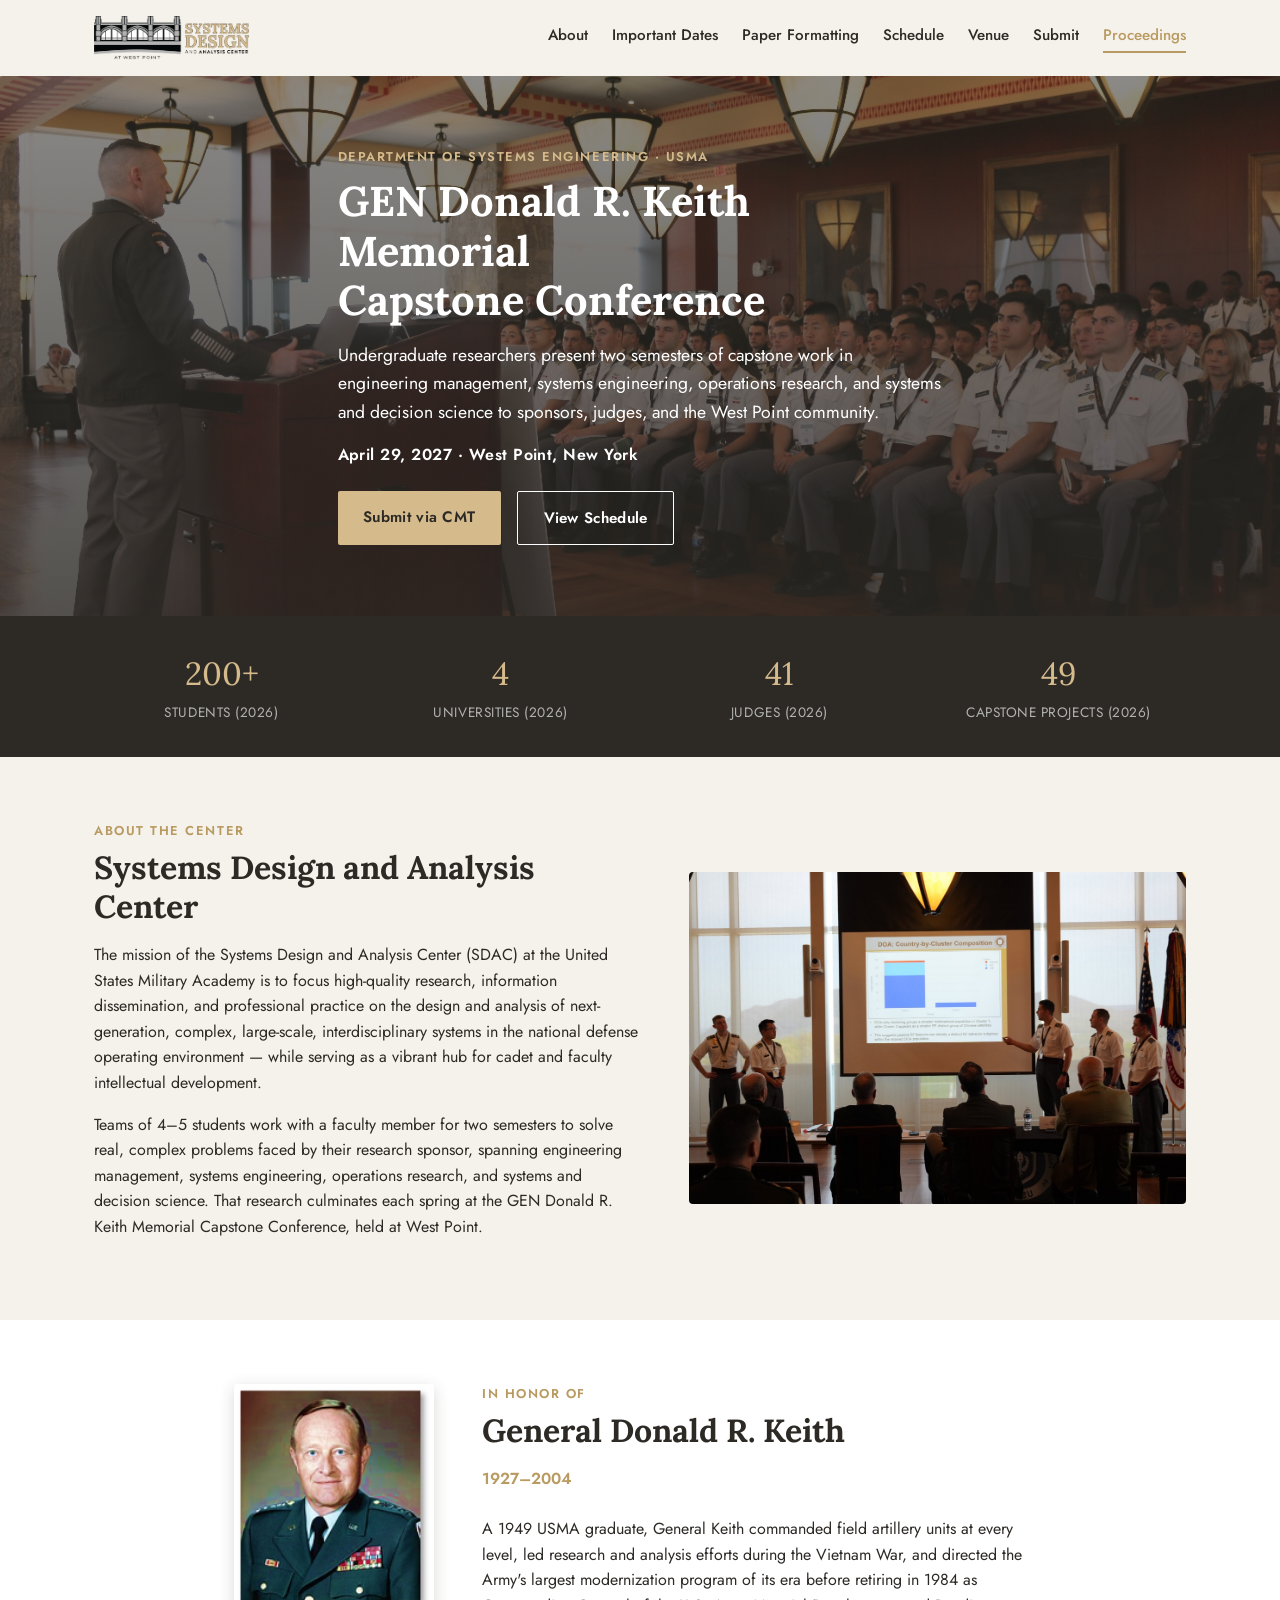
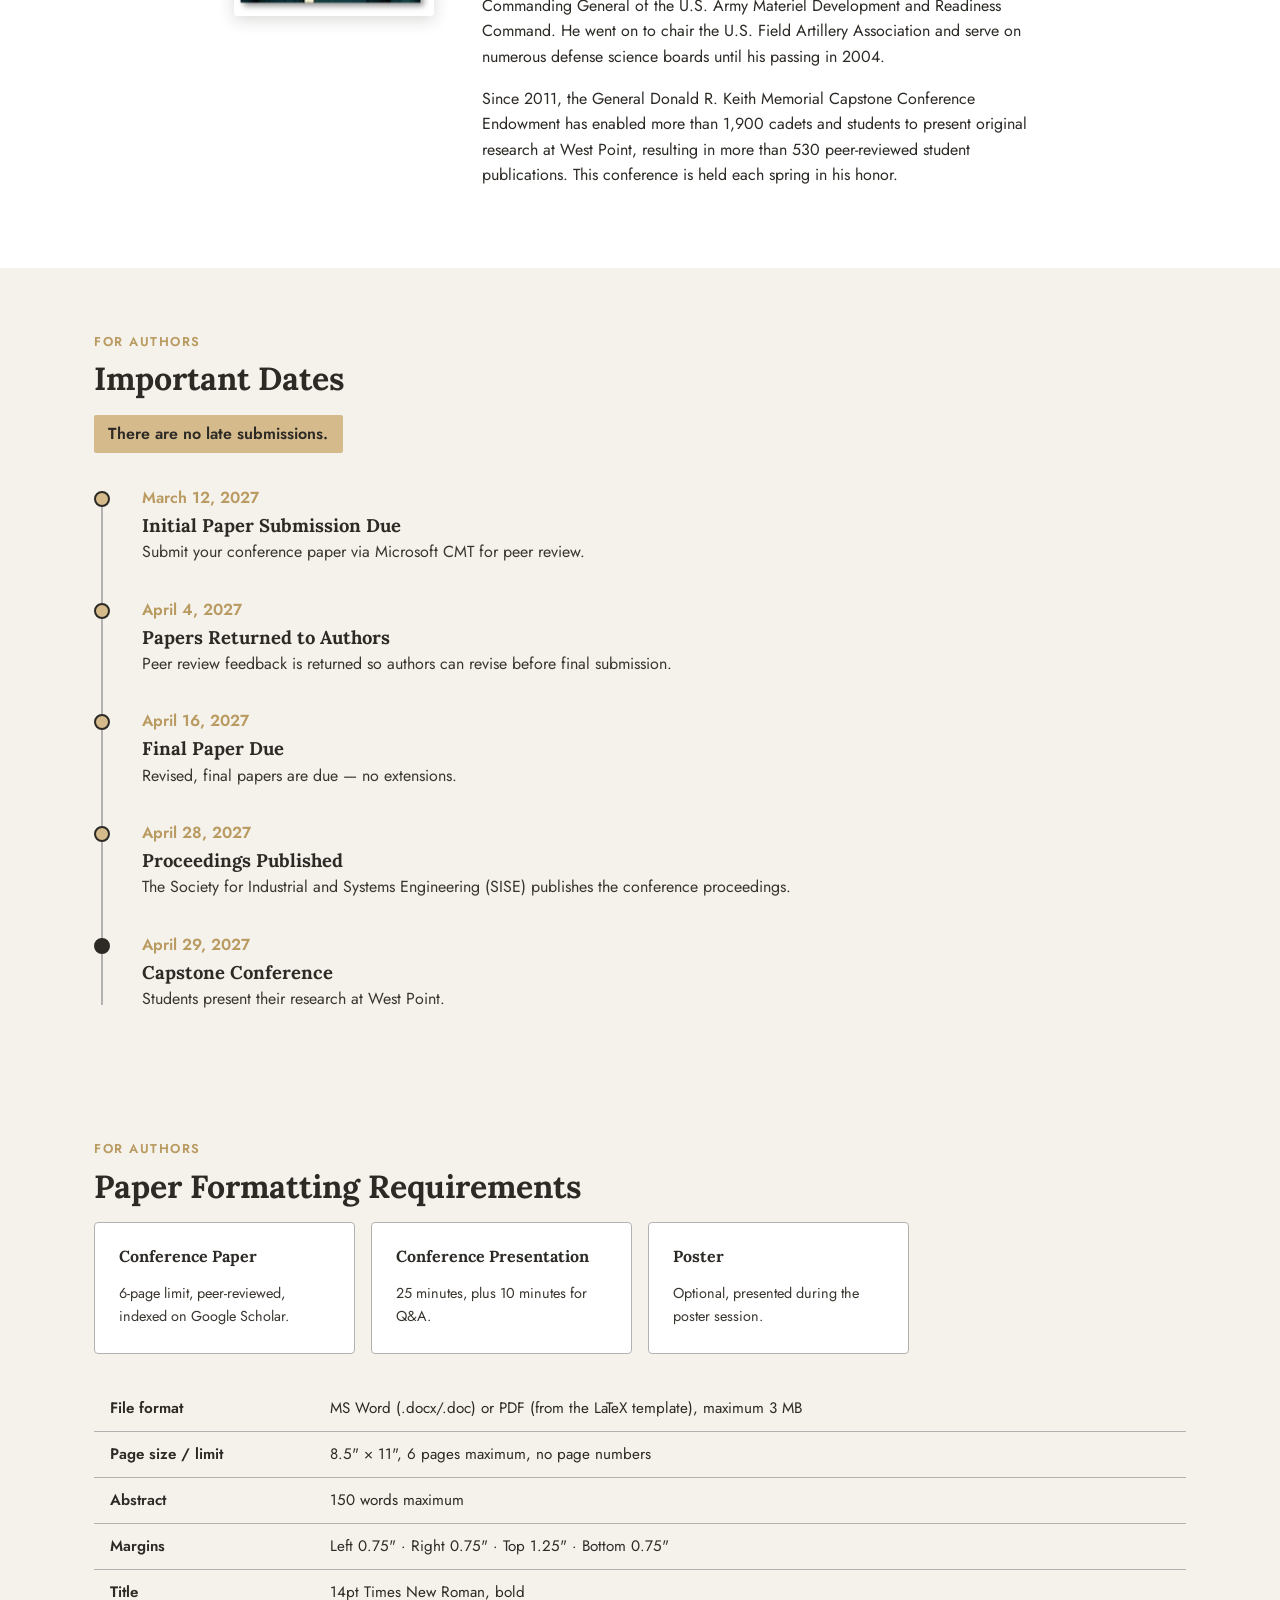
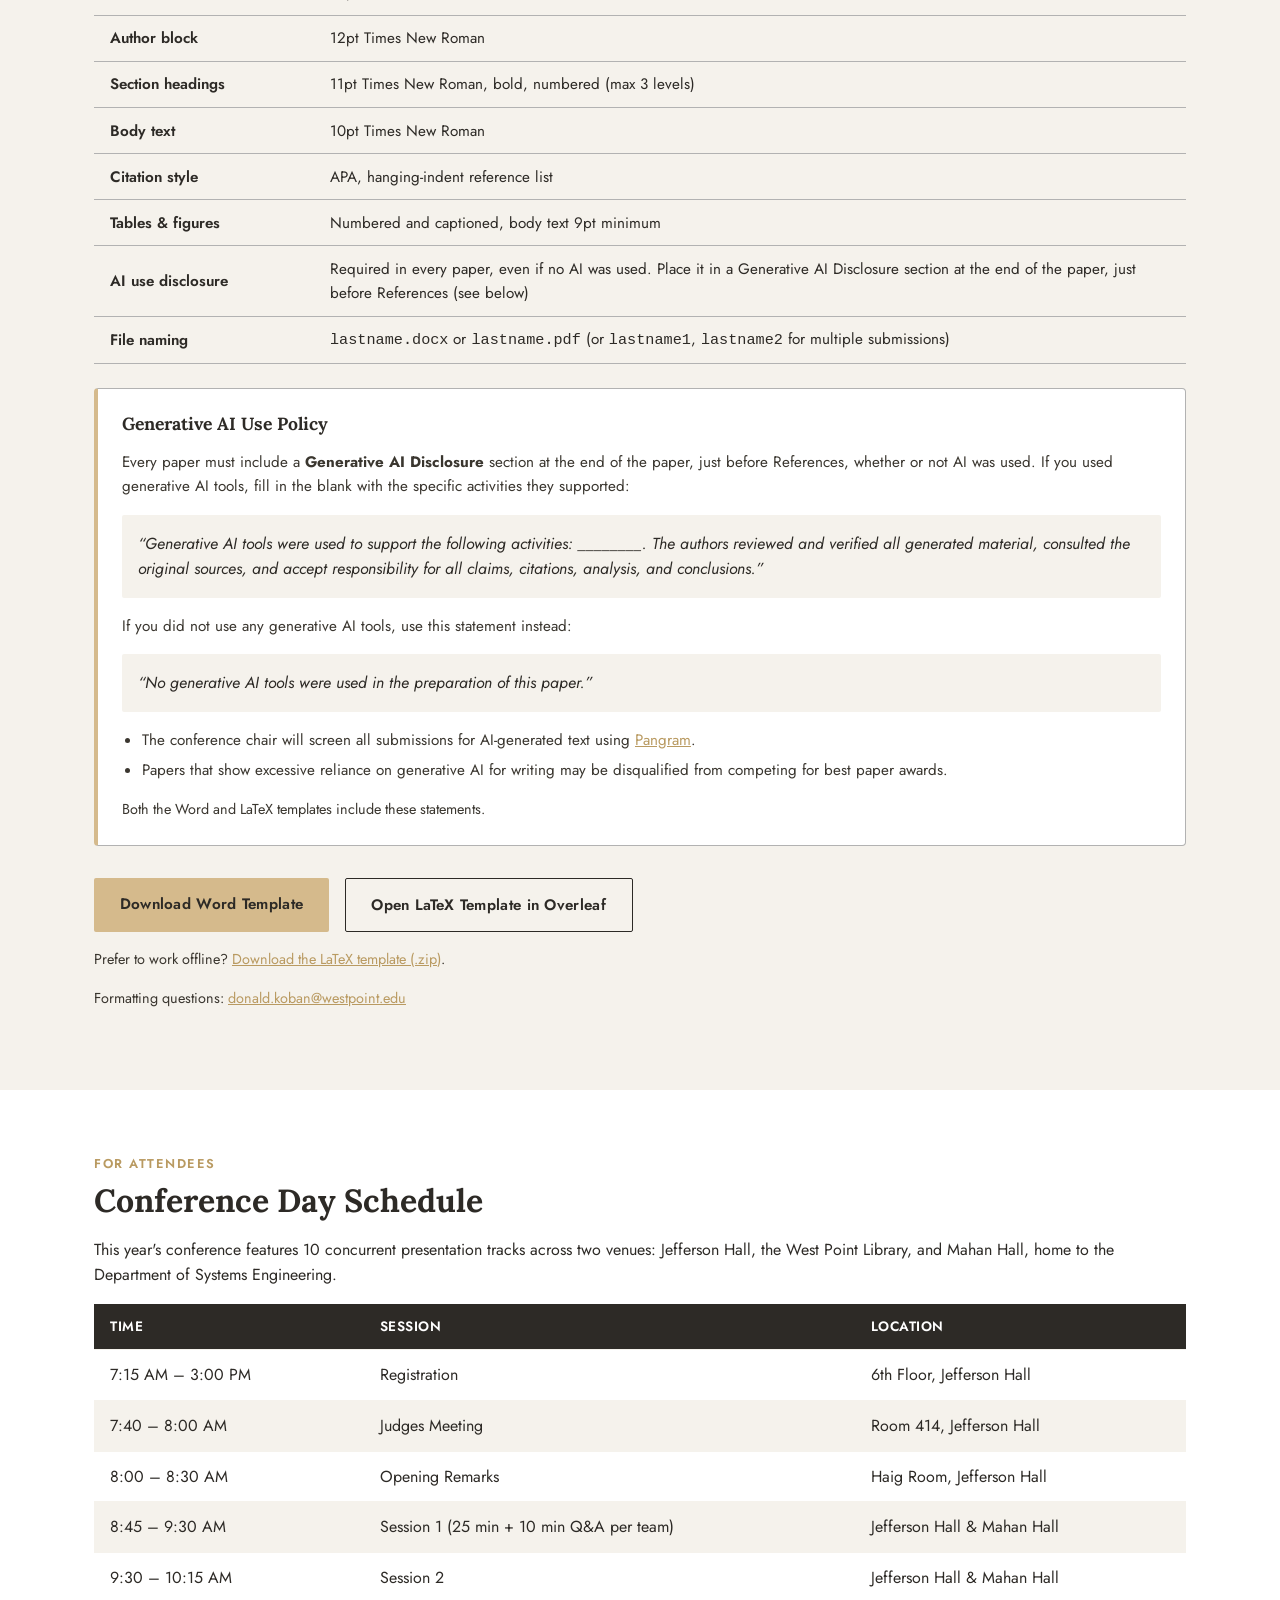
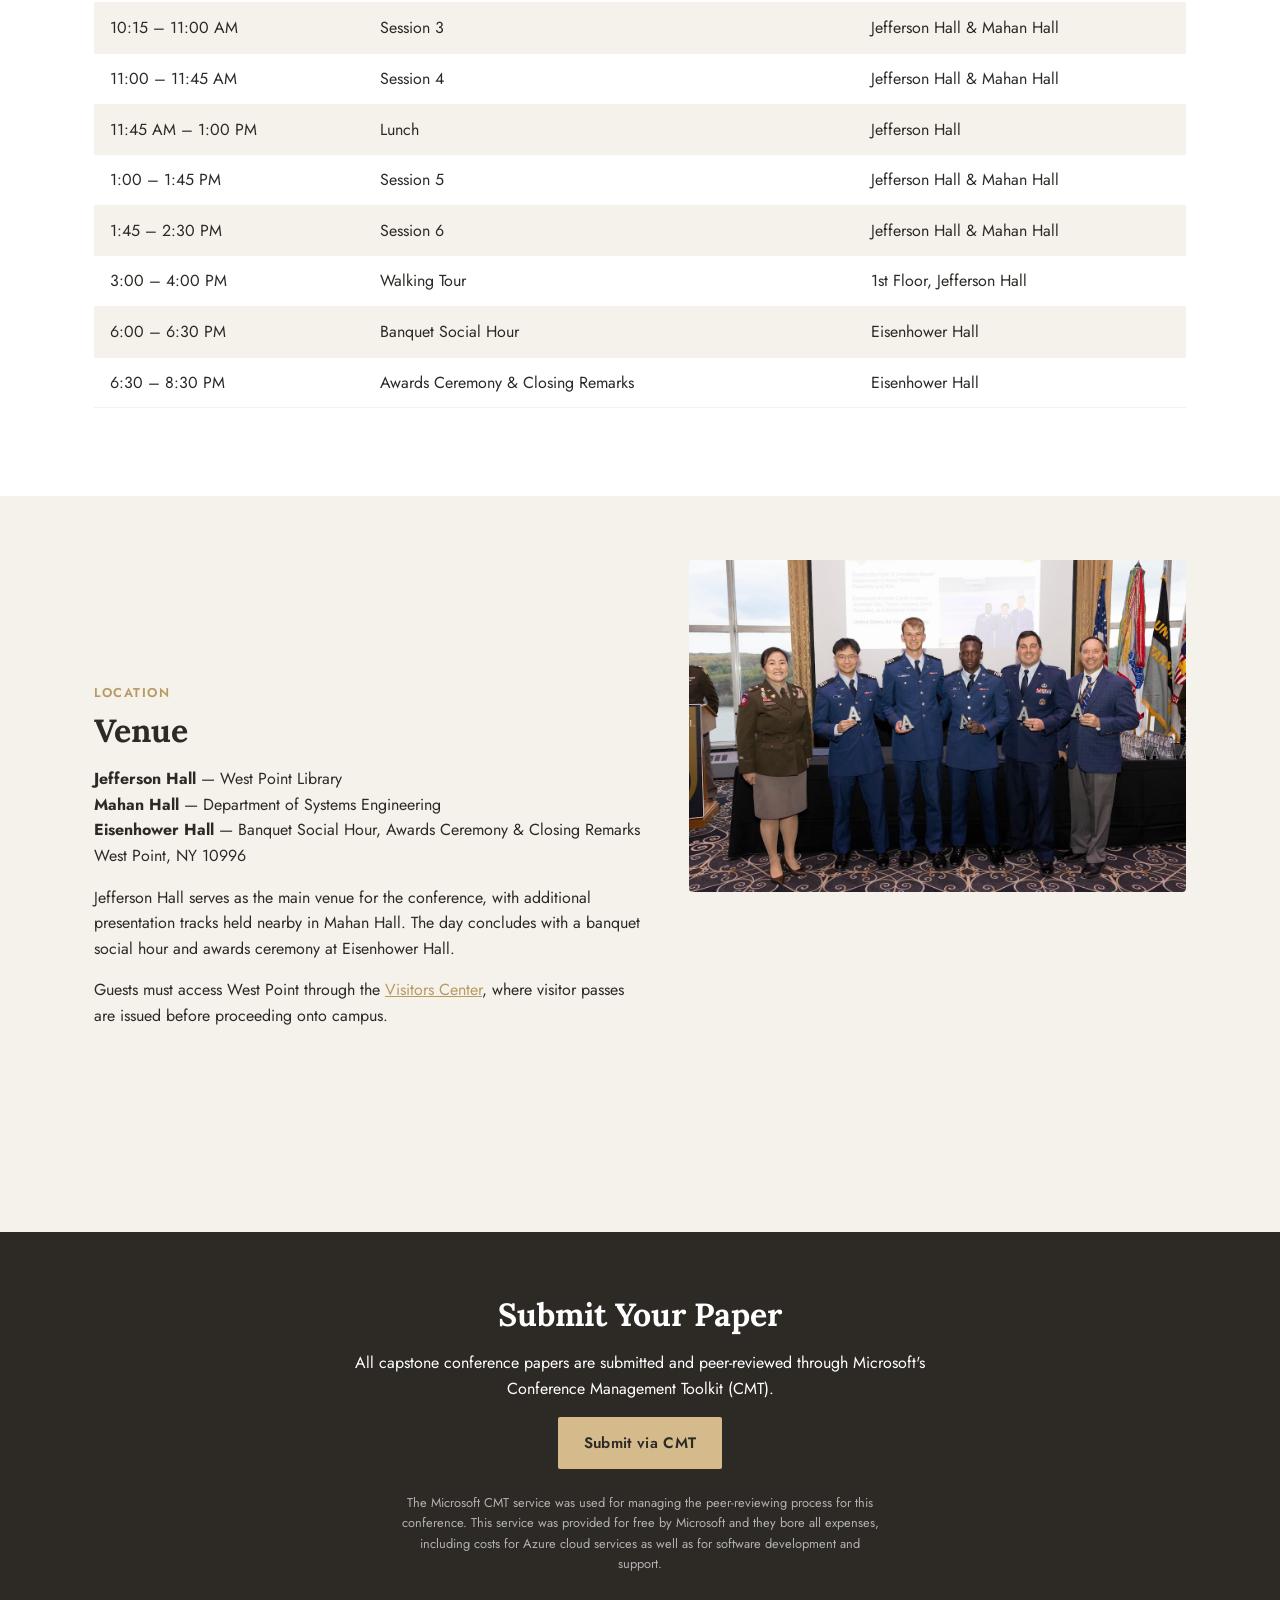
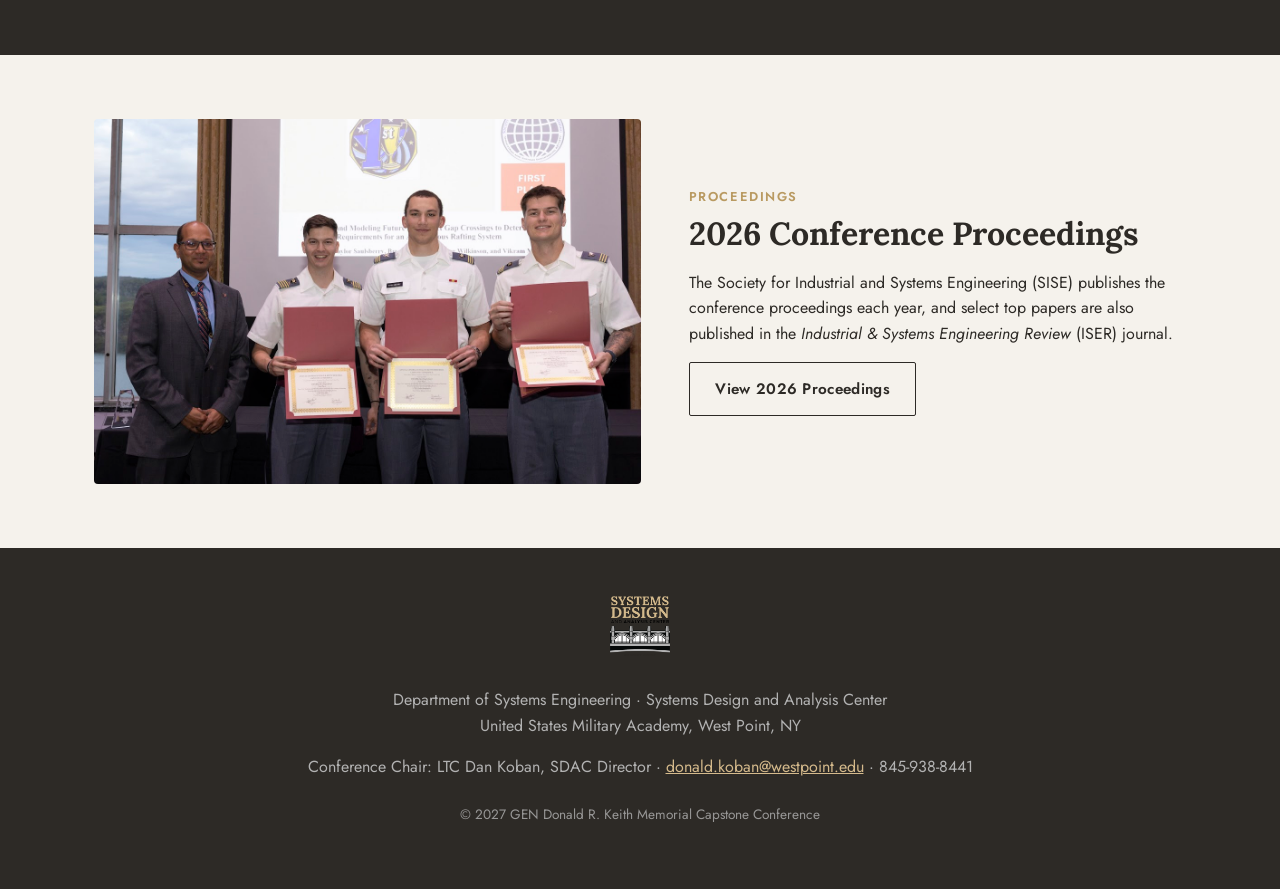
<file: index.html>
<!DOCTYPE html>
<html lang="en">
<head>
<meta charset="UTF-8">
<meta name="viewport" content="width=device-width, initial-scale=1.0">
<title>GEN Donald R. Keith Memorial Capstone Conference</title>
<meta name="description" content="GEN Donald R. Keith Memorial Capstone Conference — Department of Systems Engineering, United States Military Academy, West Point.">
<link rel="icon" type="image/png" href="images/logo/sdac-icon.png">
<link rel="preconnect" href="https://fonts.googleapis.com">
<link rel="preconnect" href="https://fonts.gstatic.com" crossorigin>
<link href="https://fonts.googleapis.com/css2?family=Lora:wght@500;600;700&family=Jost:wght@400;500;600&display=swap" rel="stylesheet">
<link rel="stylesheet" href="css/styles.css">
</head>
<body>

<header class="site-header" id="top">
  <div class="container header-inner">
    <a class="brand" href="#top">
      <img src="images/logo/sdac-logo-horizontal.png" alt="Systems Design and Analysis Center at West Point">
    </a>
    <button class="nav-toggle" id="navToggle" aria-label="Toggle navigation" aria-expanded="false">
      <span></span><span></span><span></span>
    </button>
    <nav class="site-nav" id="siteNav">
      <a href="#about">About</a>
      <a href="#dates">Important Dates</a>
      <a href="#formatting">Paper Formatting</a>
      <a href="#schedule">Schedule</a>
      <a href="#venue">Venue</a>
      <a href="#submit">Submit</a>
      <a href="#proceedings">Proceedings</a>
    </nav>
  </div>
</header>

<main>

  <section class="hero" id="hero" style="background-image: linear-gradient(180deg, rgba(45,42,38,0.55), rgba(45,42,38,0.82)), url('images/photos/hero.jpg');">
    <!-- PLACEHOLDER-FREE: hero image is a real conference photo (keynote address), no stock/placeholder photo needed -->
    <div class="container hero-inner">
      <p class="eyebrow">Department of Systems Engineering &middot; USMA</p>
      <h1>GEN Donald R. Keith Memorial<br>Capstone Conference</h1>
      <p class="hero-tagline">Undergraduate researchers present two semesters of capstone work in engineering management, systems engineering, operations research, and systems and decision science to sponsors, judges, and the West Point community.</p>
      <p class="hero-date">April 29, 2027 &middot; West Point, New York</p>
      <div class="hero-ctas">
        <a class="btn btn-primary" href="https://cmt3.research.microsoft.com/GDRKMCC2027" target="_blank" rel="noopener">Submit via CMT</a>
        <a class="btn btn-secondary" href="#schedule">View Schedule</a>
      </div>
    </div>
  </section>

  <section class="stats-strip">
    <div class="container stats-grid">
      <div class="stat"><span class="stat-num">200+</span><span class="stat-label">Students (2026)</span></div>
      <div class="stat"><span class="stat-num">4</span><span class="stat-label">Universities (2026)</span></div>
      <div class="stat"><span class="stat-num">41</span><span class="stat-label">Judges (2026)</span></div>
      <div class="stat"><span class="stat-num">49</span><span class="stat-label">Capstone Projects (2026)</span></div>
    </div>
  </section>

  <section class="section" id="about">
    <div class="container about-grid">
      <div class="about-text">
        <p class="eyebrow">About the Center</p>
        <h2>Systems Design and Analysis Center</h2>
        <p>The mission of the Systems Design and Analysis Center (SDAC) at the United States Military Academy is to focus high-quality research, information dissemination, and professional practice on the design and analysis of next-generation, complex, large-scale, interdisciplinary systems in the national defense operating environment &mdash; while serving as a vibrant hub for cadet and faculty intellectual development.</p>
        <p>Teams of 4&ndash;5 students work with a faculty member for two semesters to solve real, complex problems faced by their research sponsor, spanning engineering management, systems engineering, operations research, and systems and decision science. That research culminates each spring at the GEN Donald R. Keith Memorial Capstone Conference, held at West Point.</p>
      </div>
      <div class="about-image">
        <img src="images/photos/team-presentation.jpg" alt="Students presenting their capstone research to a panel of sponsors and judges">
      </div>
    </div>
  </section>

  <section class="section section-alt" id="namesake">
    <div class="container namesake-grid">
      <img class="namesake-portrait" src="images/photos/gen-keith-portrait.png" alt="Official portrait of General Donald R. Keith">
      <div class="namesake-text">
        <p class="eyebrow">In Honor Of</p>
        <h2>General Donald R. Keith</h2>
        <p class="namesake-dates">1927&ndash;2004</p>
        <p>A 1949 USMA graduate, General Keith commanded field artillery units at every level, led research and analysis efforts during the Vietnam War, and directed the Army's largest modernization program of its era before retiring in 1984 as Commanding General of the U.S. Army Materiel Development and Readiness Command. He went on to chair the U.S. Field Artillery Association and serve on numerous defense science boards until his passing in 2004.</p>
        <p>Since 2011, the General Donald R. Keith Memorial Capstone Conference Endowment has enabled more than 1,900 cadets and students to present original research at West Point, resulting in more than 530 peer-reviewed student publications. This conference is held each spring in his honor.</p>
      </div>
    </div>
  </section>

  <section class="section" id="dates">
    <div class="container">
      <p class="eyebrow">For Authors</p>
      <h2>Important Dates</h2>
      <p class="no-late">There are no late submissions.</p>
      <ol class="timeline">
        <li class="timeline-item">
          <span class="timeline-dot"></span>
          <span class="timeline-date">March 12, 2027</span>
          <div class="timeline-content">
            <h3>Initial Paper Submission Due</h3>
            <p>Submit your conference paper via Microsoft CMT for peer review.</p>
          </div>
        </li>
        <li class="timeline-item">
          <span class="timeline-dot"></span>
          <span class="timeline-date">April 4, 2027</span>
          <div class="timeline-content">
            <h3>Papers Returned to Authors</h3>
            <p>Peer review feedback is returned so authors can revise before final submission.</p>
          </div>
        </li>
        <li class="timeline-item">
          <span class="timeline-dot"></span>
          <span class="timeline-date">April 16, 2027</span>
          <div class="timeline-content">
            <h3>Final Paper Due</h3>
            <p>Revised, final papers are due &mdash; no extensions.</p>
          </div>
        </li>
        <li class="timeline-item">
          <span class="timeline-dot"></span>
          <span class="timeline-date">April 28, 2027</span>
          <div class="timeline-content">
            <h3>Proceedings Published</h3>
            <p>The Society for Industrial and Systems Engineering (SISE) publishes the conference proceedings.</p>
          </div>
        </li>
        <li class="timeline-item timeline-item-final">
          <span class="timeline-dot"></span>
          <span class="timeline-date">April 29, 2027</span>
          <div class="timeline-content">
            <h3>Capstone Conference</h3>
            <p>Students present their research at West Point.</p>
          </div>
        </li>
      </ol>
    </div>
  </section>

  <section class="section" id="formatting">
    <div class="container">
      <p class="eyebrow">For Authors</p>
      <h2>Paper Formatting Requirements</h2>

      <div class="submit-cards">
        <div class="submit-card">
          <h3>Conference Paper</h3>
          <p>6-page limit, peer-reviewed, indexed on Google Scholar.</p>
        </div>
        <div class="submit-card">
          <h3>Conference Presentation</h3>
          <p>25 minutes, plus 10 minutes for Q&amp;A.</p>
        </div>
        <div class="submit-card">
          <h3>Poster</h3>
          <p>Optional, presented during the poster session.</p>
        </div>
      </div>

      <div class="spec-table-wrap">
        <table class="spec-table">
          <tbody>
            <tr><th>File format</th><td>MS Word (.docx/.doc) or PDF (from the LaTeX template), maximum 3 MB</td></tr>
            <tr><th>Page size / limit</th><td>8.5" &times; 11", 6 pages maximum, no page numbers</td></tr>
            <tr><th>Abstract</th><td>150 words maximum</td></tr>
            <tr><th>Margins</th><td>Left 0.75" &middot; Right 0.75" &middot; Top 1.25" &middot; Bottom 0.75"</td></tr>
            <tr><th>Title</th><td>14pt Times New Roman, bold</td></tr>
            <tr><th>Author block</th><td>12pt Times New Roman</td></tr>
            <tr><th>Section headings</th><td>11pt Times New Roman, bold, numbered (max 3 levels)</td></tr>
            <tr><th>Body text</th><td>10pt Times New Roman</td></tr>
            <tr><th>Citation style</th><td>APA, hanging-indent reference list</td></tr>
            <tr><th>Tables &amp; figures</th><td>Numbered and captioned, body text 9pt minimum</td></tr>
            <tr><th>AI use disclosure</th><td>Required in every paper, even if no AI was used. Place it in a Generative AI Disclosure section at the end of the paper, just before References (see below)</td></tr>
            <tr><th>File naming</th><td><code>lastname.docx</code> or <code>lastname.pdf</code> (or <code>lastname1</code>, <code>lastname2</code> for multiple submissions)</td></tr>
          </tbody>
        </table>
      </div>

      <div class="ai-policy">
        <h3>Generative AI Use Policy</h3>
        <p>Every paper must include a <strong>Generative AI Disclosure</strong> section at the end of the paper, just before References, whether or not AI was used. If you used generative AI tools, fill in the blank with the specific activities they supported:</p>
        <blockquote class="ai-statement">&ldquo;Generative AI tools were used to support the following activities: ________. The authors reviewed and verified all generated material, consulted the original sources, and accept responsibility for all claims, citations, analysis, and conclusions.&rdquo;</blockquote>
        <p>If you did not use any generative AI tools, use this statement instead:</p>
        <blockquote class="ai-statement">&ldquo;No generative AI tools were used in the preparation of this paper.&rdquo;</blockquote>
        <ul>
          <li>The conference chair will screen all submissions for AI-generated text using <a href="https://www.pangram.com" target="_blank" rel="noopener">Pangram</a>.</li>
          <li>Papers that show excessive reliance on generative AI for writing may be disqualified from competing for best paper awards.</li>
        </ul>
        <p class="ai-policy-note">Both the Word and LaTeX templates include these statements.</p>
      </div>

      <div class="template-ctas">
        <a class="btn btn-primary" href="files/GDRKMCC-27_Paper_Template.docx" download>Download Word Template</a>
        <a class="btn btn-secondary" href="https://www.overleaf.com/docs?snip_uri=https://dkoban.github.io/files/GDRKMCC-27_LaTeX_Template.zip" target="_blank" rel="noopener">Open LaTeX Template in Overleaf</a>
      </div>
      <p class="template-hint">Prefer to work offline? <a href="files/GDRKMCC-27_LaTeX_Template.zip" download>Download the LaTeX template (.zip)</a>.</p>
      <p class="template-hint">Formatting questions: <a href="mailto:donald.koban@westpoint.edu">donald.koban@westpoint.edu</a></p>
    </div>
  </section>

  <section class="section section-alt" id="schedule">
    <div class="container">
      <p class="eyebrow">For Attendees</p>
      <h2>Conference Day Schedule</h2>
      <p>This year's conference features 10 concurrent presentation tracks across two venues: Jefferson Hall, the West Point Library, and Mahan Hall, home to the Department of Systems Engineering.</p>
      <div class="table-wrap">
        <table class="agenda-table">
          <thead>
            <tr><th>Time</th><th>Session</th><th>Location</th></tr>
          </thead>
          <tbody>
            <tr>
              <td data-label="Time">7:15 AM &ndash; 3:00 PM</td><td data-label="Session">Registration</td><td data-label="Location">6th Floor, Jefferson Hall</td>
            </tr>
            <tr>
              <td data-label="Time">7:40 &ndash; 8:00 AM</td><td data-label="Session">Judges Meeting</td><td data-label="Location">Room 414, Jefferson Hall</td>
            </tr>
            <tr>
              <td data-label="Time">8:00 &ndash; 8:30 AM</td><td data-label="Session">Opening Remarks</td><td data-label="Location">Haig Room, Jefferson Hall</td>
            </tr>
            <tr>
              <td data-label="Time">8:45 &ndash; 9:30 AM</td><td data-label="Session">Session 1 (25 min + 10 min Q&amp;A per team)</td><td data-label="Location">Jefferson Hall &amp; Mahan Hall</td>
            </tr>
            <tr>
              <td data-label="Time">9:30 &ndash; 10:15 AM</td><td data-label="Session">Session 2</td><td data-label="Location">Jefferson Hall &amp; Mahan Hall</td>
            </tr>
            <tr>
              <td data-label="Time">10:15 &ndash; 11:00 AM</td><td data-label="Session">Session 3</td><td data-label="Location">Jefferson Hall &amp; Mahan Hall</td>
            </tr>
            <tr>
              <td data-label="Time">11:00 &ndash; 11:45 AM</td><td data-label="Session">Session 4</td><td data-label="Location">Jefferson Hall &amp; Mahan Hall</td>
            </tr>
            <tr>
              <td data-label="Time">11:45 AM &ndash; 1:00 PM</td><td data-label="Session">Lunch</td><td data-label="Location">Jefferson Hall</td>
            </tr>
            <tr>
              <td data-label="Time">1:00 &ndash; 1:45 PM</td><td data-label="Session">Session 5</td><td data-label="Location">Jefferson Hall &amp; Mahan Hall</td>
            </tr>
            <tr>
              <td data-label="Time">1:45 &ndash; 2:30 PM</td><td data-label="Session">Session 6</td><td data-label="Location">Jefferson Hall &amp; Mahan Hall</td>
            </tr>
            <tr>
              <td data-label="Time">3:00 &ndash; 4:00 PM</td><td data-label="Session">Walking Tour</td><td data-label="Location">1st Floor, Jefferson Hall</td>
            </tr>
            <tr>
              <td data-label="Time">6:00 &ndash; 6:30 PM</td><td data-label="Session">Banquet Social Hour</td><td data-label="Location">Eisenhower Hall</td>
            </tr>
            <tr>
              <td data-label="Time">6:30 &ndash; 8:30 PM</td><td data-label="Session">Awards Ceremony &amp; Closing Remarks</td><td data-label="Location">Eisenhower Hall</td>
            </tr>
          </tbody>
        </table>
      </div>
    </div>
  </section>

  <section class="section" id="venue">
    <div class="container venue-grid">
      <div class="venue-text">
        <p class="eyebrow">Location</p>
        <h2>Venue</h2>
        <p><strong>Jefferson Hall</strong> &mdash; West Point Library<br>
        <strong>Mahan Hall</strong> &mdash; Department of Systems Engineering<br>
        <strong>Eisenhower Hall</strong> &mdash; Banquet Social Hour, Awards Ceremony &amp; Closing Remarks<br>
        West Point, NY 10996</p>
        <p>Jefferson Hall serves as the main venue for the conference, with additional presentation tracks held nearby in Mahan Hall. The day concludes with a banquet social hour and awards ceremony at Eisenhower Hall.</p>
        <p>Guests must access West Point through the <a href="https://www.westpoint.edu/gateway-for-visitors/visitors-center" target="_blank" rel="noopener">Visitors Center</a>, where visitor passes are issued before proceeding onto campus.</p>
      </div>
      <div class="venue-media">
        <img src="images/photos/venue.jpg" alt="Awards ceremony at the conference venue">
        <iframe class="venue-map" src="https://maps.google.com/maps?q=West+Point+Visitor+Center,41.3731703,-73.9624859&z=17&output=embed" title="Map to the West Point Visitors Center" loading="lazy" referrerpolicy="no-referrer-when-downgrade"></iframe>
      </div>
    </div>
  </section>

  <section class="section section-alt cta-section" id="submit">
    <div class="container cta-inner">
      <h2>Submit Your Paper</h2>
      <p>All capstone conference papers are submitted and peer-reviewed through Microsoft's Conference Management Toolkit (CMT).</p>
      <a class="btn btn-primary" href="https://cmt3.research.microsoft.com/GDRKMCC2027" target="_blank" rel="noopener">Submit via CMT</a>
      <p class="cmt-attribution">The Microsoft CMT service was used for managing the peer-reviewing process for this conference. This service was provided for free by Microsoft and they bore all expenses, including costs for Azure cloud services as well as for software development and support.</p>
    </div>
  </section>

  <section class="section" id="proceedings">
    <div class="container proceedings-grid">
      <div class="proceedings-media">
        <img src="images/photos/awards.jpg" alt="Cadets receiving a first-place award at the capstone conference">
      </div>
      <div class="proceedings-text">
        <p class="eyebrow">Proceedings</p>
        <h2>2026 Conference Proceedings</h2>
        <p>The Society for Industrial and Systems Engineering (SISE) publishes the conference proceedings each year, and select top papers are also published in the <em>Industrial &amp; Systems Engineering Review</em> (ISER) journal.</p>
        <a class="btn btn-secondary" href="https://www.ieworldconference.org/content/WP2026/index.html" target="_blank" rel="noopener">View 2026 Proceedings</a>
      </div>
    </div>
  </section>

</main>

<footer class="site-footer">
  <div class="container footer-inner">
    <img class="footer-logo" src="images/logo/sdac-logo-nobox.png" alt="Systems Design and Analysis Center at West Point">
    <p>Department of Systems Engineering &middot; Systems Design and Analysis Center<br>United States Military Academy, West Point, NY</p>
    <p>Conference Chair: LTC Dan Koban, SDAC Director &middot; <a href="mailto:donald.koban@westpoint.edu">donald.koban@westpoint.edu</a> &middot; 845-938-8441</p>
    <p class="footer-year">&copy; 2027 GEN Donald R. Keith Memorial Capstone Conference</p>
  </div>
</footer>

<script src="js/main.js"></script>
</body>
</html>
</file>
<file: css/styles.css>
/* GEN Donald R. Keith Memorial Capstone Conference
   Palette and type sourced from the SDAC branding guide.
   Body/accent typeface (Jost) substitutes for the guide's licensed
   Termina/Brandon Grotesque, which aren't freely embeddable on the web. */

:root {
  --gold: #D5BA8C;
  --gold-dark: #B99A61;
  --gray: #B2B2B2;
  --black: #2D2A26;
  --charcoal: #3A362F;
  --bg: #F5F2EC;
  --white: #FFFFFF;

  --font-heading: 'Lora', Georgia, serif;
  --font-body: 'Jost', 'Segoe UI', system-ui, sans-serif;

  --space-1: 0.5rem;
  --space-2: 1rem;
  --space-3: 1.5rem;
  --space-4: 2rem;
  --space-6: 3rem;
  --space-8: 4rem;

  --max-width: 1140px;
}

* { box-sizing: border-box; }

html { scroll-behavior: smooth; }

body {
  margin: 0;
  font-family: var(--font-body);
  color: var(--black);
  background: var(--bg);
  line-height: 1.6;
}

h1, h2, h3 {
  font-family: var(--font-heading);
  color: var(--black);
  line-height: 1.2;
  margin: 0 0 var(--space-2);
}

h2 { font-size: 2rem; }
h3 { font-size: 1.15rem; }

p { margin: 0 0 var(--space-2); }

a { color: var(--gold-dark); }

.container {
  max-width: var(--max-width);
  margin: 0 auto;
  padding: 0 var(--space-3);
}

.eyebrow {
  font-family: var(--font-body);
  font-weight: 600;
  letter-spacing: 0.12em;
  text-transform: uppercase;
  font-size: 0.8rem;
  color: var(--gold-dark);
  margin-bottom: var(--space-1);
}

/* ---- Header / Nav ---- */

.site-header {
  position: sticky;
  top: 0;
  z-index: 100;
  background: rgba(245, 242, 236, 0.9);
  backdrop-filter: blur(6px);
  transition: box-shadow 0.2s ease, background 0.2s ease;
}

.site-header.scrolled {
  background: var(--bg);
  box-shadow: 0 2px 12px rgba(45, 42, 38, 0.12);
}

.header-inner {
  display: flex;
  align-items: center;
  justify-content: space-between;
  padding-top: var(--space-2);
  padding-bottom: var(--space-2);
}

.brand img {
  height: 44px;
  display: block;
}

.site-nav {
  display: flex;
  gap: var(--space-3);
}

.site-nav a {
  color: var(--black);
  text-decoration: none;
  font-weight: 500;
  font-size: 0.95rem;
  padding-bottom: 4px;
  border-bottom: 2px solid transparent;
}

.site-nav a:hover,
.site-nav a.active {
  border-bottom-color: var(--gold-dark);
  color: var(--gold-dark);
}

.nav-toggle {
  display: none;
  flex-direction: column;
  gap: 5px;
  background: none;
  border: none;
  cursor: pointer;
  padding: var(--space-1);
}

.nav-toggle span {
  width: 24px;
  height: 2px;
  background: var(--black);
  display: block;
}

/* ---- Hero ---- */

.hero {
  background-size: cover;
  background-position: center;
  color: var(--white);
  padding: var(--space-8) 0;
  min-height: 60vh;
  display: flex;
  align-items: center;
}

.hero h1 {
  color: var(--white);
  font-size: 2.6rem;
  max-width: 20ch;
}

.hero .eyebrow { color: var(--gold); }

.hero-tagline {
  font-size: 1.1rem;
  max-width: 55ch;
}

.hero-date {
  font-weight: 600;
  letter-spacing: 0.03em;
}

.hero-ctas {
  display: flex;
  gap: var(--space-2);
  margin-top: var(--space-3);
  flex-wrap: wrap;
}

/* ---- Buttons ---- */

.btn {
  display: inline-block;
  padding: 0.85rem 1.6rem;
  border-radius: 2px;
  font-weight: 600;
  text-decoration: none;
  font-size: 0.95rem;
  letter-spacing: 0.02em;
  transition: transform 0.15s ease, background 0.15s ease;
}

.btn-primary {
  background: var(--gold);
  color: var(--black);
}

.btn-primary:hover { background: var(--gold-dark); }

.btn-secondary {
  background: transparent;
  color: var(--white);
  border: 1px solid var(--white);
}

.btn-secondary:hover {
  background: rgba(255, 255, 255, 0.12);
}

.section .btn-secondary {
  color: var(--black);
  border-color: var(--black);
}

.section .btn-secondary:hover {
  background: rgba(45, 42, 38, 0.06);
}

/* ---- Stats strip ---- */

.stats-strip {
  background: var(--black);
  color: var(--white);
  padding: var(--space-4) 0;
}

.stats-grid {
  display: grid;
  grid-template-columns: repeat(4, 1fr);
  gap: var(--space-3);
  text-align: center;
}

.stat-num {
  display: block;
  font-family: var(--font-heading);
  font-size: 2rem;
  color: var(--gold);
}

.stat-label {
  font-size: 0.85rem;
  color: var(--gray);
  letter-spacing: 0.04em;
  text-transform: uppercase;
}

/* ---- Sections ---- */

.section {
  padding: var(--space-8) 0;
}

.section-alt {
  background: var(--white);
}

.about-grid,
.venue-grid,
.proceedings-grid {
  display: grid;
  grid-template-columns: 1.1fr 1fr;
  gap: var(--space-6);
  align-items: center;
}

.about-image img,
.venue-media img,
.proceedings-media img {
  width: 100%;
  border-radius: 4px;
  display: block;
}

.venue-media {
  display: grid;
  gap: var(--space-2);
}

.venue-map {
  width: 100%;
  height: 260px;
  border: 0;
  border-radius: 4px;
}

/* ---- Namesake ---- */

.namesake-grid {
  display: grid;
  grid-template-columns: 200px 1fr;
  gap: var(--space-6);
  align-items: start;
  max-width: 860px;
}

.namesake-portrait {
  width: 100%;
  border-radius: 4px;
  border: 3px solid var(--white);
  box-shadow: 0 4px 16px rgba(45, 42, 38, 0.18);
}

.namesake-dates {
  font-weight: 600;
  color: var(--gold-dark);
  margin-bottom: var(--space-3);
}

/* ---- Timeline ---- */

.no-late {
  display: inline-block;
  font-weight: 600;
  background: var(--gold);
  color: var(--black);
  padding: 0.4rem 0.9rem;
  border-radius: 2px;
  margin-bottom: var(--space-4);
}

.timeline {
  list-style: none;
  margin: 0;
  padding: 0;
  position: relative;
}

.timeline::before {
  content: '';
  position: absolute;
  left: 7px;
  top: 6px;
  bottom: 6px;
  width: 2px;
  background: var(--gray);
}

.timeline-item {
  position: relative;
  padding-left: var(--space-6);
  padding-bottom: var(--space-4);
}

.timeline-item:last-child { padding-bottom: 0; }

.timeline-dot {
  position: absolute;
  left: 0;
  top: 6px;
  width: 16px;
  height: 16px;
  border-radius: 50%;
  background: var(--gold);
  border: 2px solid var(--black);
}

.timeline-item-final .timeline-dot {
  background: var(--black);
}

.timeline-date {
  display: block;
  font-weight: 600;
  color: var(--gold-dark);
  margin-bottom: 0.2rem;
}

.timeline-content h3 { margin-bottom: 0.2rem; }
.timeline-content p { margin-bottom: 0; color: var(--charcoal); }

/* ---- Submit cards ---- */

.submit-cards {
  display: grid;
  grid-template-columns: repeat(4, 1fr);
  gap: var(--space-2);
  margin-bottom: var(--space-4);
}

.submit-card {
  background: var(--white);
  border: 1px solid var(--gray);
  border-radius: 4px;
  padding: var(--space-3);
}

.submit-card h3 { font-size: 1rem; }
.submit-card p { font-size: 0.9rem; margin-bottom: 0; color: var(--charcoal); }

.section-alt .submit-card { background: var(--bg); }

/* ---- Spec table ---- */

.spec-table-wrap,
.table-wrap {
  overflow-x: auto;
  margin-bottom: var(--space-3);
}

.spec-table {
  width: 100%;
  border-collapse: collapse;
}

.spec-table th,
.spec-table td {
  text-align: left;
  padding: 0.65rem var(--space-2);
  border-bottom: 1px solid var(--gray);
  font-size: 0.95rem;
}

.spec-table th {
  width: 220px;
  font-weight: 600;
  color: var(--black);
}

/* ---- Generative AI policy ---- */

.ai-policy {
  background: var(--white);
  border: 1px solid var(--gray);
  border-left: 4px solid var(--gold);
  border-radius: 4px;
  padding: var(--space-3);
  margin-bottom: var(--space-4);
}

.ai-policy h3 { font-size: 1.1rem; }
.ai-policy p,
.ai-policy li { font-size: 0.95rem; color: var(--charcoal); }
.ai-policy ul { margin: 0 0 var(--space-2); padding-left: 1.25rem; }
.ai-policy li { margin-bottom: 0.35rem; }

.ai-statement {
  margin: 0 0 var(--space-2);
  padding: var(--space-2);
  background: var(--bg);
  border-radius: 2px;
  font-style: italic;
  color: var(--black);
}

.ai-policy .ai-policy-note { margin-bottom: 0; font-size: 0.9rem; }

.template-ctas {
  display: flex;
  gap: var(--space-2);
  flex-wrap: wrap;
  margin-bottom: var(--space-2);
}

.template-hint {
  font-size: 0.9rem;
  color: var(--charcoal);
}

/* ---- Agenda table ---- */

.agenda-table {
  width: 100%;
  border-collapse: collapse;
  background: var(--white);
}

.agenda-table th,
.agenda-table td {
  text-align: left;
  padding: 0.75rem var(--space-2);
  border-bottom: 1px solid var(--bg);
}

.agenda-table th {
  background: var(--black);
  color: var(--white);
  font-weight: 600;
  font-size: 0.85rem;
  text-transform: uppercase;
  letter-spacing: 0.04em;
}

.agenda-table tr:nth-child(even) td {
  background: var(--bg);
}

/* ---- CTA section ---- */

.cta-section { background: var(--black); color: var(--white); }
.cta-inner { max-width: 640px; text-align: center; margin: 0 auto; }
.cta-inner h2 { color: var(--white); }

.cmt-attribution {
  margin-top: var(--space-3);
  font-size: 0.8rem;
  color: var(--gray);
  max-width: 60ch;
  margin-left: auto;
  margin-right: auto;
}

/* ---- Footer ---- */

.site-footer {
  background: var(--black);
  color: var(--gray);
  padding: var(--space-6) 0;
  text-align: center;
}

.footer-logo {
  height: 60px;
  margin-bottom: var(--space-3);
}

.site-footer a { color: var(--gold); }

.footer-year {
  margin-top: var(--space-3);
  font-size: 0.85rem;
  opacity: 0.8;
}

/* ---- Responsive ---- */

@media (max-width: 1023px) {
  .about-grid,
  .venue-grid,
  .proceedings-grid {
    grid-template-columns: 1fr;
  }

  .namesake-grid {
    grid-template-columns: 1fr;
  }

  .namesake-portrait {
    width: 140px;
  }

  .submit-cards {
    grid-template-columns: repeat(2, 1fr);
  }
}

@media (max-width: 767px) {
  .nav-toggle { display: flex; }

  .site-nav {
    display: none;
    position: absolute;
    top: 100%;
    left: 0;
    right: 0;
    background: var(--bg);
    flex-direction: column;
    padding: var(--space-2) var(--space-3);
    box-shadow: 0 8px 12px rgba(45, 42, 38, 0.1);
  }

  .site-nav.open { display: flex; }

  .hero h1 { font-size: 1.9rem; }

  .stats-grid { grid-template-columns: repeat(2, 1fr); }

  .submit-cards { grid-template-columns: 1fr; }

  .spec-table th { width: 150px; }

  /* Agenda table collapses to stacked cards */
  .agenda-table thead { display: none; }

  .agenda-table tr {
    display: block;
    margin-bottom: var(--space-2);
    border: 1px solid var(--gray);
    border-radius: 4px;
  }

  .agenda-table td {
    display: flex;
    justify-content: space-between;
    gap: var(--space-2);
    border-bottom: 1px solid var(--bg);
  }

  .agenda-table td::before {
    content: attr(data-label);
    font-weight: 600;
    color: var(--charcoal);
  }
}
</file>
